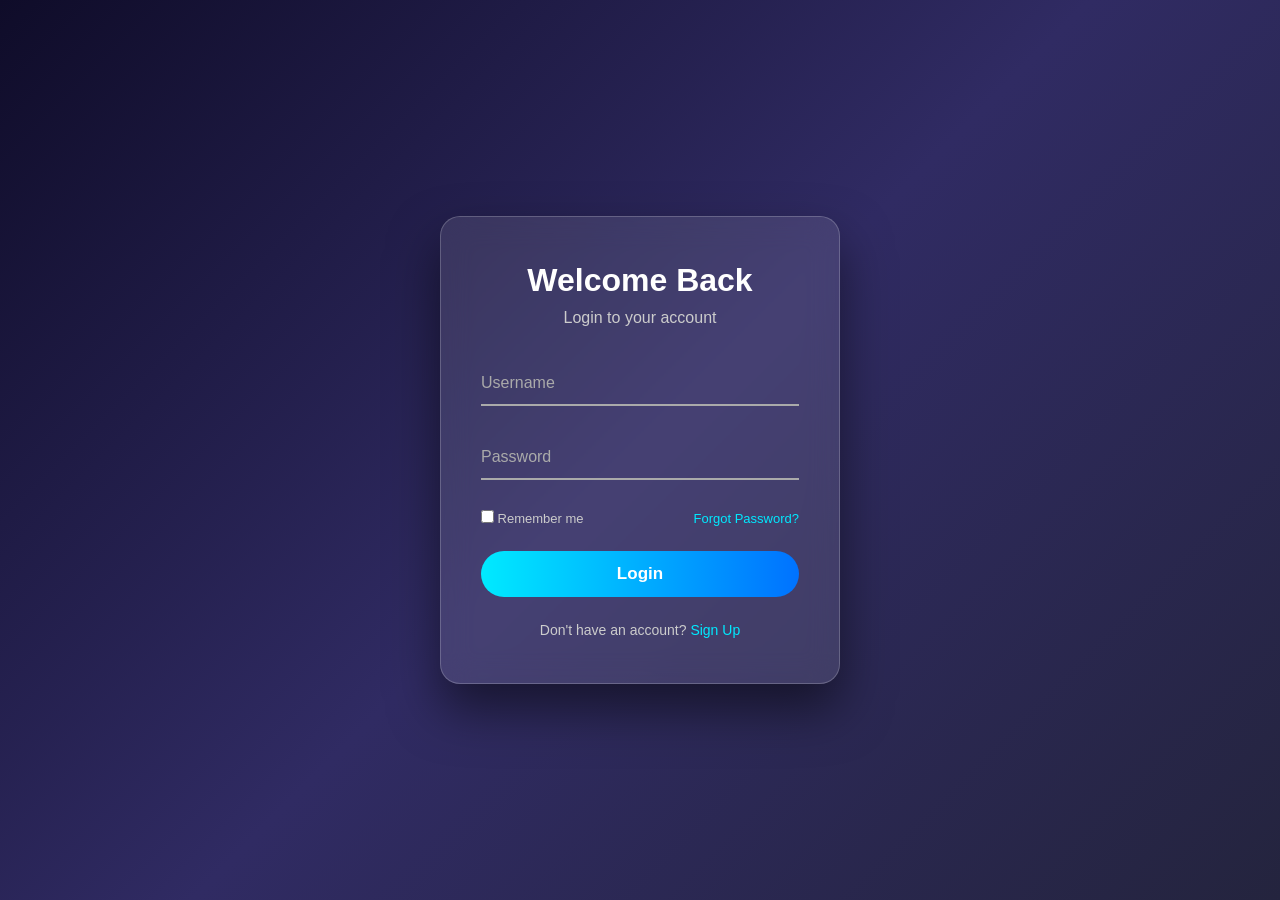
<file: cool_login.html>
<!DOCTYPE html>
<html lang="en">
<head>
    <meta charset="UTF-8">
    <meta name="viewport" content="width=device-width, initial-scale=1.0">
    <title>Cool Login Page</title>
    <link rel="stylesheet" href="style.css">
</head>
<body>

    <div class="login-container">
        <div class="login-box">
            <h1>Welcome Back</h1>
            <p>Login to your account</p>

            <form>
                <div class="input-box">
                    <input type="text" required>
                    <label>Username</label>
                </div>

                <div class="input-box">
                    <input type="password" required>
                    <label>Password</label>
                </div>

                <div class="options">
                    <label>
                        <input type="checkbox">
                        Remember me
                    </label>
                    <a href="#">Forgot Password?</a>
                </div>

                <button type="submit">Login</button>

                <div class="signup">
                    Don't have an account?
                    <a href="#">Sign Up</a>
                </div>
            </form>
        </div>
    </div>

</body>
</html>
</file>
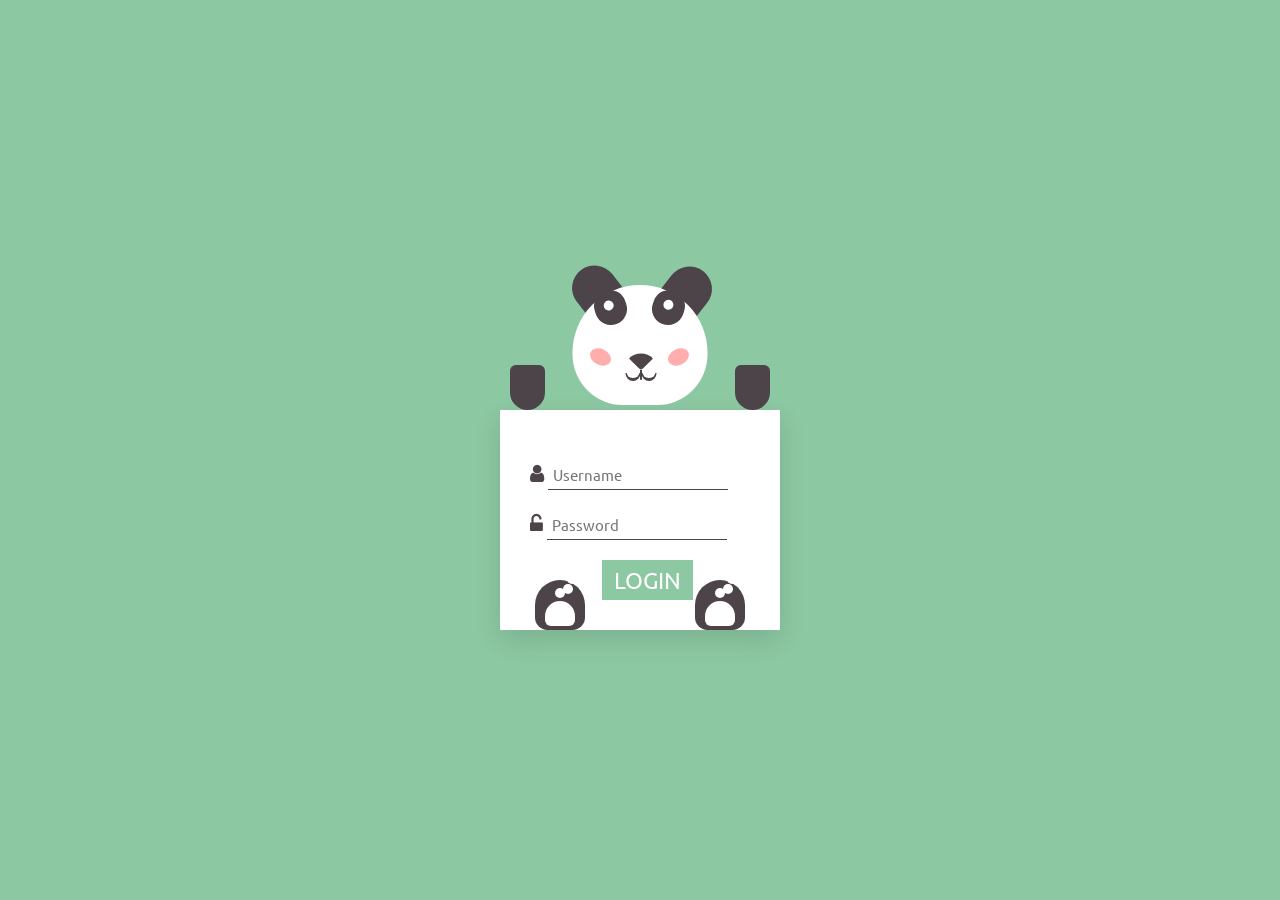
<file: login_padas.html>
<!DOCTYPE html>
<html lang="en">

<head>
    <meta charset="UTF-8">
    <meta name="viewport" content="width=device-width, initial-scale=1.0">

    <title>Interactive Panda Login</title>

    <!-- Google Font -->
    <link
        href="https://fonts.googleapis.com/css?family=Ubuntu:500"
        rel="stylesheet"
    >

    <!-- Font Awesome -->
    <link
        rel="stylesheet"
        href="https://cdnjs.cloudflare.com/ajax/libs/font-awesome/4.7.0/css/font-awesome.min.css"
    >

    <!-- jQuery -->
    <script src="https://cdnjs.cloudflare.com/ajax/libs/jquery/3.3.1/jquery.min.js"></script>

    <style>

        /* ================================
           BASIC RESET
        ================================= */

        * {
            margin: 0;
            padding: 0;
            box-sizing: border-box;
        }

        html,
        body {
            width: 100%;
            height: 100%;
        }

        body {
            background-color: #8cc8a2;
            font-family: 'Ubuntu', sans-serif;

            /* CENTER EVERYTHING */
            display: flex;
            justify-content: center;
            align-items: center;

            overflow: hidden;
        }


        /* ================================
           MAIN CONTAINER
        ================================= */

        .container {
            position: relative;

            width: 360px;
            height: 520px;

            display: flex;
            justify-content: center;
            align-items: center;
        }


        /* ================================
           LOGIN BOX
        ================================= */

        .login {
            height: 220px;
            width: 280px;

            background-color: white;

            position: absolute;

            top: 220px;
            left: 50%;

            transform: translateX(-50%);

            padding: 50px 25px 20px 30px;

            box-sizing: border-box;

            z-index: 1;

            box-shadow: 0 10px 25px rgba(0, 0, 0, 0.12);
        }


        /* ================================
           INPUTS
        ================================= */

        input {
            color: #4d4449;

            width: 180px;

            border: none;
            outline: none;

            border-bottom: 1px solid #4d4449;

            font-family: 'Ubuntu', sans-serif;

            font-size: 15px;

            padding: 5px;
        }

        input:focus {
            border-bottom: 2px solid #8cc8a2;
        }


        /* ================================
           FONT AWESOME ICONS
        ================================= */

        .fa {
            color: #4d4449;

            font-size: 20px;

            outline: none;
        }


        /* ================================
           LOGIN BUTTON
        ================================= */

        button {
            background-color: #8cc8a2;

            outline: none;
            border: none;

            color: white;

            font-family: 'Ubuntu', sans-serif;

            font-size: 23px;

            text-transform: uppercase;

            padding: 5px 12px;

            position: relative;

            left: 72px;

            cursor: pointer;

            transition: 0.3s;
        }

        button:hover {
            background-color: #6eb58b;

            transform: scale(1.05);
        }


        /* ================================
           PANDA
        ================================= */

        .panda {
            position: absolute;

            width: 135px;
            height: 170px;

            top: 45px;
            left: 50%;

            transform: translateX(-50%);

            z-index: 3;
        }


        /* ================================
           PANDA EARS
        ================================= */

        .earl,.earr{
			background-color: #4d4449;
			height: 40px;
			width: 45px;
			border-radius: 43px 43px 0 0;
		}
		.earl{
			transform: rotate(-38deg);
			-webkit-transform: rotate(-38deg);
			position: relative;
			top:31px;
			right: 2px;
		}
		.earr{
			transform: rotate(38deg);
			-webkit-transform: rotate(38deg);
			position: relative;
			bottom:8px;
			left:96px;
		}

        /* ================================
           PANDA FACE
        ================================= */

        .face {
            height: 120px;
            width: 135px;

            background-color: white;

            border-radius: 120px 120px 90px 90px;

            position: absolute;

            top: 50px;

            z-index: 2;
        }


        /* ================================
           EYES
        ================================= */

        .eyel,
        .eyer {
            background-color: #4d4449;

            height: 35px;
            width: 32px;

            border-radius: 32px;

            position: absolute;
        }

        .eyel {
            top: 5px;
            left: 22px;

            transform: rotate(-20deg);
        }

        .eyer {
            top: 5px;
            left: 80px;

            transform: rotate(20deg);
        }


        /* ================================
           EYEBALLS
        ================================= */

        .eyeball1,
        .eyeball2 {
            height: 10px;
            width: 10px;

            background-color: white;

            border-radius: 50%;

            position: relative;

            transition: 1s all;
        }

        .eyeball1 {
            left: 10px;
            top: 10px;
        }

        .eyeball2 {
            left: 10px;
            top: 10px;
        }


        /* ================================
           BLUSH
        ================================= */

        .blshl,
        .blshr {
            background-color: #ff9999;

            height: 16px;
            width: 22px;

            border-radius: 50%;

            position: absolute;

            opacity: 0.8;
        }

        .blshl {
            transform: rotate(25deg);

            top: 64px;
            left: 17px;
        }

        .blshr {
            transform: rotate(-25deg);

            top: 64px;
            left: 95px;
        }


        /* ================================
           NOSE
        ================================= */

        .nose {
            height: 17px;
            width: 17px;

            background-color: #4d4449;

            border-radius: 20px 0 4px;

            transform: rotate(45deg);

            position: absolute;

            top: 65px;
            left: 60px;
        }

        .line {
            background-color: #4d4449;

            height: 10px;
            width: 2px;

            position: absolute;

            transform: rotate(-45deg);

            left: 18.5px;
            top: 15px;
        }


        /* ================================
           MOUTH
        ================================= */

        .m,
        .mm {
            background-color: #4d4449;

            height: 8px;
            width: 15px;

            border-radius: 0 0 8px 8px;

            position: absolute;
        }

        .m {
            top: 88px;
            left: 53px;
        }

        .mm {
            top: 88px;
            left: 68.5px;
        }

        .m1 {
            height: 6px;
            width: 13px;

            background-color: white;

            border-radius: 0 0 10px 10px;

            position: relative;

            left: 1px;
            bottom: 1px;
        }


        /* ================================
           PANDA HANDS
        ================================= */

        .handl,
        .handr {
            background-color: #4d4449;

            height: 45px;
            width: 35px;

            border-radius: 10px 10px 30px 30px;

            position: absolute;

            z-index: 5;

            transition: 1s all;
        }

        .handl {
            top: 175px;
            left: 50px;
        }

        .handr {
            top: 175px;
            left: 275px;
        }


        /* ================================
           PAWS
        ================================= */

        .pawl,
        .pawr {
            background-color: #4d4449;

            height: 50px;
            width: 50px;

            border-radius: 40px 40px 20px 20px;

            position: absolute;

            z-index: 5;

            top: 390px;
        }

        .pawl {
            left: 75px;
        }

        .pawr {
            right: 75px;
        }


        .p1 {
            background-color: white;

            height: 25px;
            width: 30px;

            position: relative;

            top: 21px;
            left: 10px;

            border-radius: 25px 25px 10px 10px;
        }


        .p2,
        .p3,
        .p4 {
            background-color: white;

            height: 10px;
            width: 10px;

            border-radius: 50%;

            position: absolute;
        }

        .p2 {
            top: -13px;
            left: 9.5px;
        }

        .p3 {
            top: -17px;
            right: 2.5px;
        }

        .p4 {
            top: -27px;
            left: 22px;
        }


        /* ================================
           RESPONSIVE
        ================================= */

        @media (max-width: 450px) {

            .container {
                transform: scale(0.9);
            }
        }

        @media (max-height: 600px) {

            .container {
                transform: scale(0.8);
            }
        }

    </style>
</head>


<body>

    <!-- =================================
         MAIN CENTERED CONTAINER
    ================================== -->

    <div class="container">

        <!-- LOGIN FORM -->

        <div class="login">

            <i class="fa fa-user" aria-hidden="true"></i>

            <input
                type="text"
                id="username"
                placeholder="Username"
            >

            <br><br>

            <i class="fa fa-unlock-alt" aria-hidden="true"></i>

            <input
                type="password"
                id="password"
                placeholder="Password"
            >

            <br><br>

            <button type="button" id="loginBtn">
                Login
            </button>

        </div>


        <!-- =================================
             PANDA
        ================================== -->

        <div class="panda">

            <div class="earl"></div>
            <div class="earr"></div>

            <div class="face">

                <div class="blshl"></div>
                <div class="blshr"></div>

                <div class="eyel">
                    <div class="eyeball1"></div>
                </div>

                <div class="eyer">
                    <div class="eyeball2"></div>
                </div>

                <div class="nose">
                    <div class="line"></div>
                </div>

                <div class="mouth">

                    <div class="m">
                        <div class="m1"></div>
                    </div>

                    <div class="mm">
                        <div class="m1"></div>
                    </div>

                </div>

            </div>

        </div>


        <!-- =================================
             PAWS
        ================================== -->

        <div class="pawl">

            <div class="p1">
                <div class="p2"></div>
                <div class="p3"></div>
                <div class="p4"></div>
            </div>

        </div>


        <div class="pawr">

            <div class="p1">
                <div class="p2"></div>
                <div class="p3"></div>
                <div class="p4"></div>
            </div>

        </div>


        <!-- =================================
             HANDS
        ================================== -->

        <div class="handl"></div>
        <div class="handr"></div>

    </div>


    <!-- =================================
         JAVASCRIPT / JQUERY
    ================================== -->

    <script>

        $(document).ready(function () {

            /* =========================
               USERNAME FOCUS
            ========================== */

            $("#username").focus(function () {

                $(".handl").css({
                    transform: "rotate(0deg)",
                    top: "175px",
                    left: "50px",
                    height: "45px",
                    width: "35px"
                });

                $(".handr").css({
                    transform: "rotate(0deg)",
                    top: "175px",
                    left: "275px",
                    height: "45px",
                    width: "35px"
                });

                $(".eyeball1").css({
                    top: "20px",
                    left: "13px"
                });

                $(".eyeball2").css({
                    top: "20px",
                    left: "8px"
                });

            });


            /* =========================
               PASSWORD FOCUS
            ========================== */

            $("#password").focus(function () {

                $(".eyeball1").css({
                    top: "10px",
                    left: "10px"
                });

                $(".eyeball2").css({
                    top: "10px",
                    left: "10px"
                });

                $(".handl").css({
                    transform: "rotate(-150deg)",
                    top: "150px",
                    left: "105px",
                    height: "90px",
                    width: "40px"
                });

                $(".handr").css({
                    transform: "rotate(150deg)",
                    top: "150px",
                    left: "215px",
                    height: "90px",
                    width: "40px"
                });

            });


            /* =========================
               LOGIN BUTTON
            ========================== */

            $("#loginBtn").click(function () {

                let username = $("#username").val();
                let password = $("#password").val();

                if (username === "" || password === "") {

                    alert("Please enter username and password.");

                } else {

                    alert("Login successful! Welcome " + username);

                }

            });

        });

    </script>

</body>

</html>
</file>
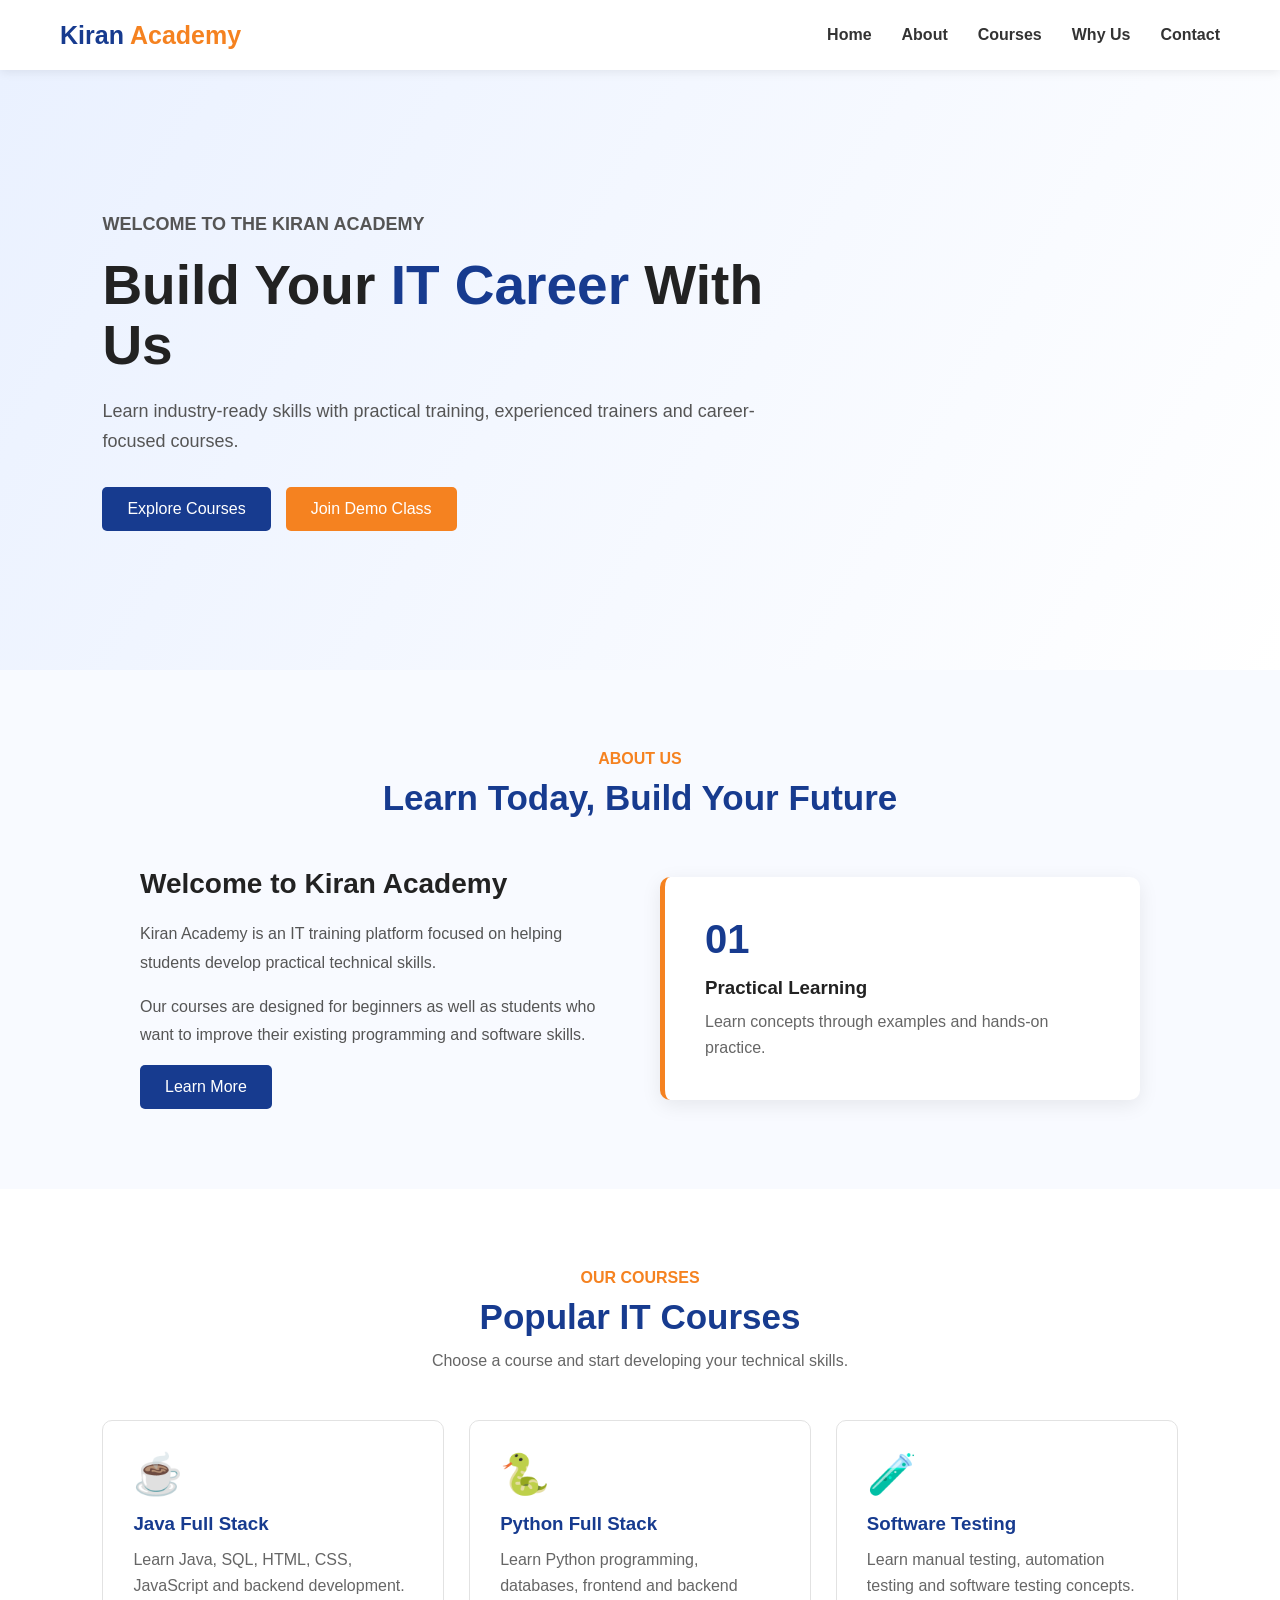
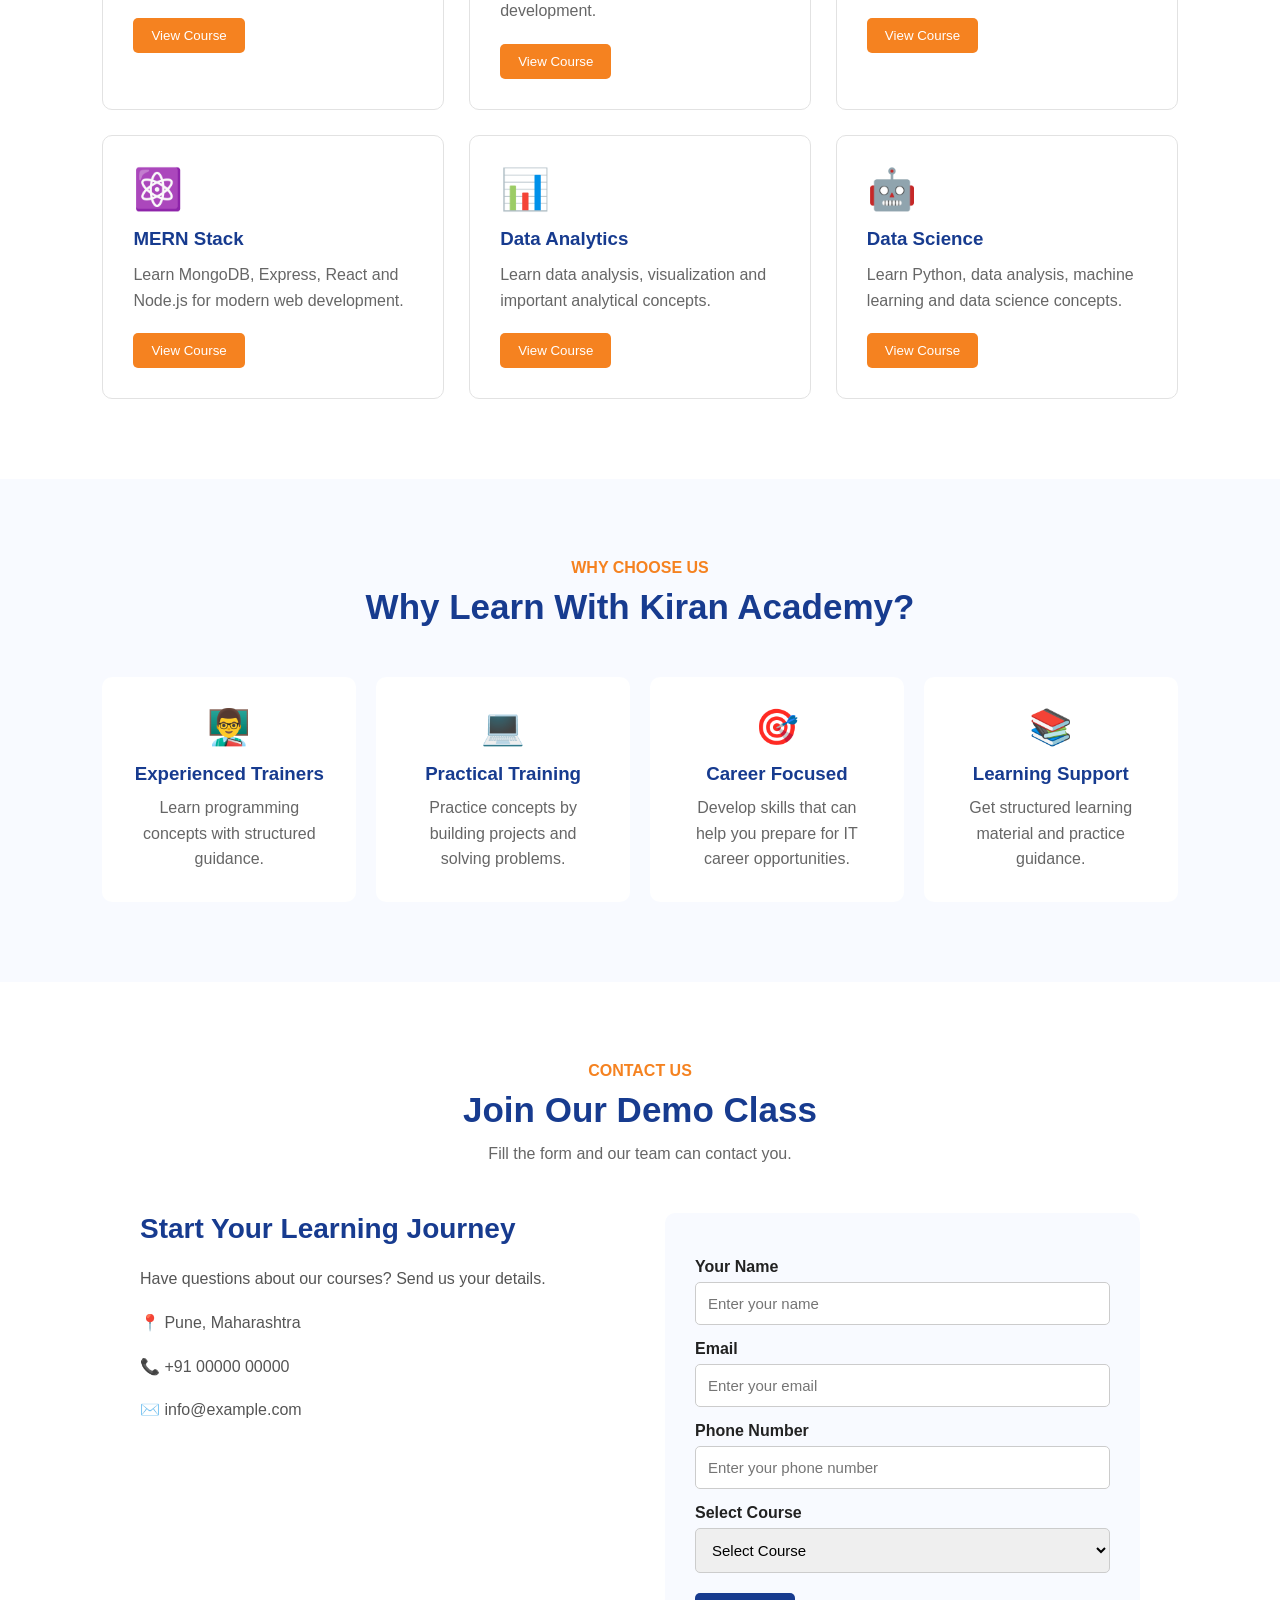
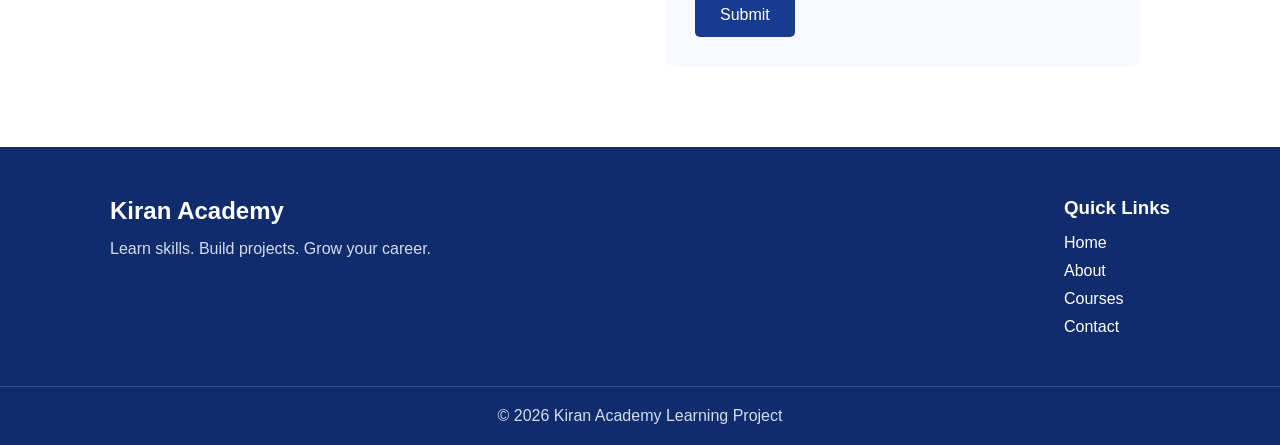
<file: project@01.html>
<!DOCTYPE html>
<html lang="en">

<head>
    <meta charset="UTF-8">

    <meta name="viewport" content="width=device-width, initial-scale=1.0">

    <title>Kiran Academy - IT Training</title>

    <link rel="stylesheet" href="project@01.css">
</head>

<body>

    <!-- ================= NAVBAR ================= -->

    <header>

        <nav class="navbar">

            <div class="logo">
                Kiran <span>Academy</span>
            </div>

            <button class="menu-button" id="menuButton">
                ☰
            </button>

            <ul class="nav-links" id="navLinks">

                <li>
                    <a href="#home">Home</a>
                </li>

                <li>
                    <a href="#about">About</a>
                </li>

                <li>
                    <a href="#courses">Courses</a>
                </li>

                <li>
                    <a href="#why-us">Why Us</a>
                </li>

                <li>
                    <a href="#contact">Contact</a>
                </li>

            </ul>

        </nav>

    </header>


    <!-- ================= HOME ================= -->

    <section class="hero" id="home">

        <div class="hero-content">

            <p class="small-title">
                WELCOME TO THE KIRAN ACADEMY
            </p>

            <h1>
                Build Your
                <span>IT Career</span>
                With Us
            </h1>

            <p>
                Learn industry-ready skills with practical training,
                experienced trainers and career-focused courses.
            </p>

            <div class="hero-buttons">

                <a href="#courses" class="btn">
                    Explore Courses
                </a>

                <a href="#contact" class="btn second-btn">
                    Join Demo Class
                </a>

            </div>

        </div>

    </section>


    <!-- ================= ABOUT ================= -->

    <section class="about" id="about">

        <div class="section-title">

            <p>ABOUT US</p>

            <h2>
                Learn Today, Build Your Future
            </h2>

        </div>

        <div class="about-content">

            <div class="about-text">

                <h3>
                    Welcome to Kiran Academy
                </h3>

                <p>
                    Kiran Academy is an IT training platform
                    focused on helping students develop practical
                    technical skills.
                </p>

                <p>
                    Our courses are designed for beginners as well
                    as students who want to improve their existing
                    programming and software skills.
                </p>

                <button class="btn" onclick="showAboutMessage()">
                    Learn More
                </button>

            </div>

            <div class="about-card">

                <div class="number">
                    01
                </div>

                <h3>
                    Practical Learning
                </h3>

                <p>
                    Learn concepts through examples and
                    hands-on practice.
                </p>

            </div>

        </div>

    </section>


    <!-- ================= COURSES ================= -->

    <section class="courses" id="courses">

        <div class="section-title">

            <p>OUR COURSES</p>

            <h2>
                Popular IT Courses
            </h2>

            <p class="description">
                Choose a course and start developing your
                technical skills.
            </p>

        </div>


        <div class="course-container">


            <!-- Course 1 -->

            <div class="course-card">

                <div class="course-icon">
                    ☕
                </div>

                <h3>
                    Java Full Stack
                </h3>

                <p>
                    Learn Java, SQL, HTML, CSS, JavaScript
                    and backend development.
                </p>

                <button
                    class="course-button"
                    onclick="showCourse('Java Full Stack')">

                    View Course

                </button>

            </div>


            <!-- Course 2 -->

            <div class="course-card">

                <div class="course-icon">
                    🐍
                </div>

                <h3>
                    Python Full Stack
                </h3>

                <p>
                    Learn Python programming, databases,
                    frontend and backend development.
                </p>

                <button
                    class="course-button"
                    onclick="showCourse('Python Full Stack')">

                    View Course

                </button>

            </div>


            <!-- Course 3 -->

            <div class="course-card">

                <div class="course-icon">
                    🧪
                </div>

                <h3>
                    Software Testing
                </h3>

                <p>
                    Learn manual testing, automation testing
                    and software testing concepts.
                </p>

                <button
                    class="course-button"
                    onclick="showCourse('Software Testing')">

                    View Course

                </button>

            </div>


            <!-- Course 4 -->

            <div class="course-card">

                <div class="course-icon">
                    ⚛️
                </div>

                <h3>
                    MERN Stack
                </h3>

                <p>
                    Learn MongoDB, Express, React and Node.js
                    for modern web development.
                </p>

                <button
                    class="course-button"
                    onclick="showCourse('MERN Stack')">

                    View Course

                </button>

            </div>


            <!-- Course 5 -->

            <div class="course-card">

                <div class="course-icon">
                    📊
                </div>

                <h3>
                    Data Analytics
                </h3>

                <p>
                    Learn data analysis, visualization and
                    important analytical concepts.
                </p>

                <button
                    class="course-button"
                    onclick="showCourse('Data Analytics')">

                    View Course

                </button>

            </div>


            <!-- Course 6 -->

            <div class="course-card">

                <div class="course-icon">
                    🤖
                </div>

                <h3>
                    Data Science
                </h3>

                <p>
                    Learn Python, data analysis, machine
                    learning and data science concepts.
                </p>

                <button
                    class="course-button"
                    onclick="showCourse('Data Science')">

                    View Course

                </button>

            </div>

        </div>

    </section>


    <!-- ================= WHY US ================= -->

    <section class="why-us" id="why-us">

        <div class="section-title">

            <p>WHY CHOOSE US</p>

            <h2>
                Why Learn With Kiran Academy?
            </h2>

        </div>


        <div class="features">


            <div class="feature">

                <div class="feature-icon">
                    👨‍🏫
                </div>

                <h3>
                    Experienced Trainers
                </h3>

                <p>
                    Learn programming concepts with
                    structured guidance.
                </p>

            </div>


            <div class="feature">

                <div class="feature-icon">
                    💻
                </div>

                <h3>
                    Practical Training
                </h3>

                <p>
                    Practice concepts by building projects
                    and solving problems.
                </p>

            </div>


            <div class="feature">

                <div class="feature-icon">
                    🎯
                </div>

                <h3>
                    Career Focused
                </h3>

                <p>
                    Develop skills that can help you prepare
                    for IT career opportunities.
                </p>

            </div>


            <div class="feature">

                <div class="feature-icon">
                    📚
                </div>

                <h3>
                    Learning Support
                </h3>

                <p>
                    Get structured learning material and
                    practice guidance.
                </p>

            </div>

        </div>

    </section>


    <!-- ================= CONTACT ================= -->

    <section class="contact" id="contact">

        <div class="section-title">

            <p>CONTACT US</p>

            <h2>
                Join Our Demo Class
            </h2>

            <p class="description">
                Fill the form and our team can contact you.
            </p>

        </div>


        <div class="contact-container">

            <div class="contact-info">

                <h3>
                    Start Your Learning Journey
                </h3>

                <p>
                    Have questions about our courses?
                    Send us your details.
                </p>

                <p>
                    📍 Pune, Maharashtra
                </p>

                <p>
                    📞 +91 00000 00000
                </p>

                <p>
                    ✉️ info@example.com
                </p>

            </div>


            <form id="contactForm">

                <label>
                    Your Name
                </label>

                <input
                    type="text"
                    id="name"
                    placeholder="Enter your name"
                    required
                >


                <label>
                    Email
                </label>

                <input
                    type="email"
                    id="email"
                    placeholder="Enter your email"
                    required
                >


                <label>
                    Phone Number
                </label>

                <input
                    type="tel"
                    id="phone"
                    placeholder="Enter your phone number"
                    required
                >


                <label>
                    Select Course
                </label>

                <select id="course" required>

                    <option value="">
                        Select Course
                    </option>

                    <option>
                        Java Full Stack
                    </option>

                    <option>
                        Python Full Stack
                    </option>

                    <option>
                        Software Testing
                    </option>

                    <option>
                        MERN Stack
                    </option>

                    <option>
                        Data Analytics
                    </option>

                    <option>
                        Data Science
                    </option>

                </select>


                <button
                    type="submit"
                    class="btn">

                    Submit

                </button>

            </form>

        </div>

    </section>


    <!-- ================= FOOTER ================= -->

    <footer>

        <div class="footer-content">

            <div>

                <h2>
                    Kiran Academy
                </h2>

                <p>
                    Learn skills. Build projects.
                    Grow your career.
                </p>

            </div>


            <div>

                <h3>
                    Quick Links
                </h3>

                <a href="#home">
                    Home
                </a>

                <a href="#about">
                    About
                </a>

                <a href="#courses">
                    Courses
                </a>

                <a href="#contact">
                    Contact
                </a>

            </div>

        </div>


        <div class="copyright">

            <p>
                © 2026 Kiran Academy Learning Project
            </p>

        </div>

    </footer>


    <!-- JavaScript -->

    <script src="project@01.js"></script>

</body>

</html>
</file>
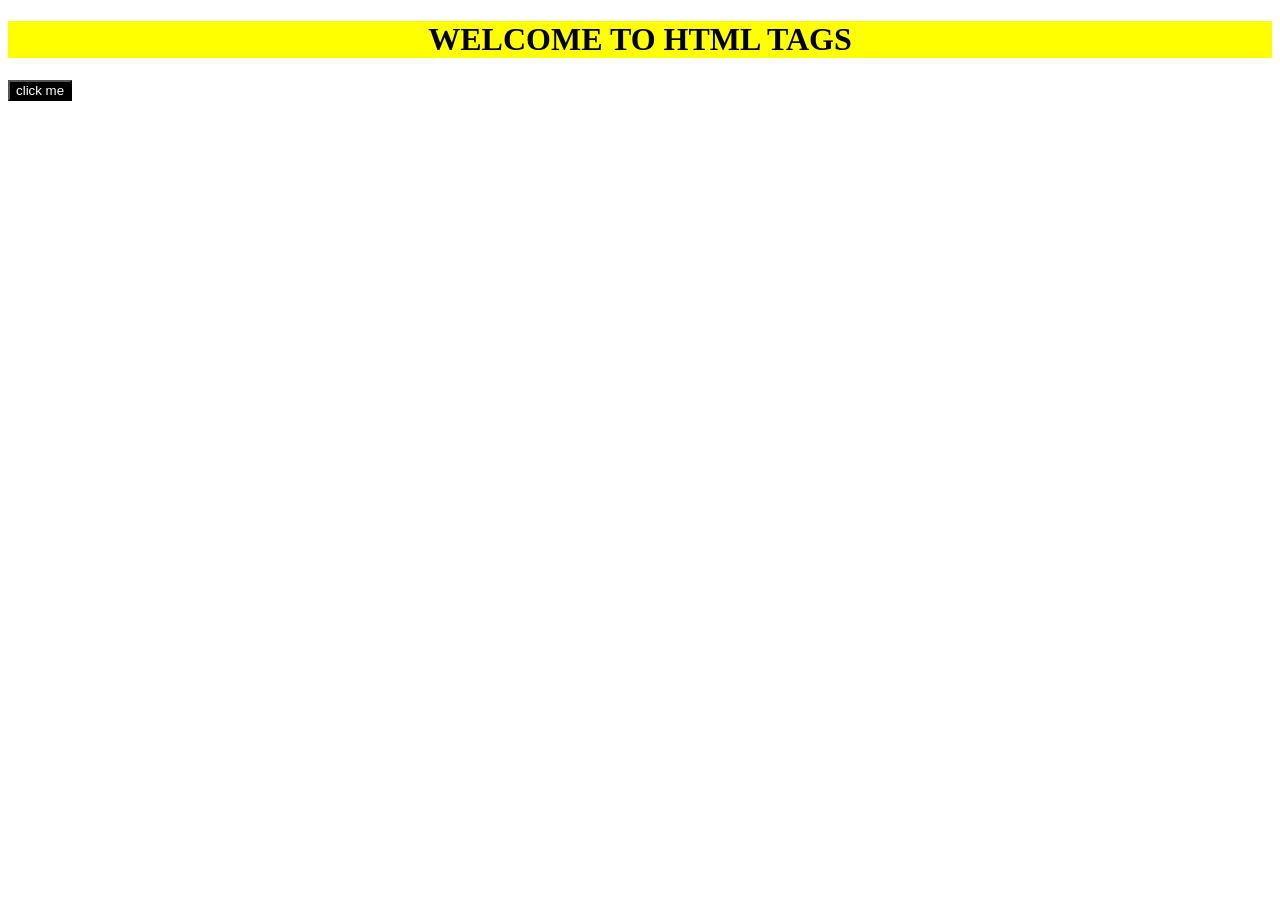
<file: tags.html>
<!DOCTYPE html>
<html lang="en">

<head>
    <meta charset="UTF-8">
    <meta name="viewport" content="width=device-width, initial-scale=1.0">

    <title>PAGE NAME</title>
</head>
<link rel="stylesheet" href = "day01tags.css">
<body>
    <h1 id="one">WELCOME TO HTML TAGS</h1>
    <script src = "day01tags.js"></script>
    <button type="button" onclick="ClickMe()">click me</button>
    </body>
    </html>
</file>
<file: style.css>
* {
    margin: 0;
    padding: 0;
    box-sizing: border-box;
    font-family: Arial, sans-serif;
}

body {
    min-height: 100vh;
    display: flex;
    justify-content: center;
    align-items: center;

    background: linear-gradient(
        135deg,
        #0f0c29,
        #302b63,
        #24243e
    );
}

/* Login container */
.login-container {
    width: 100%;
    display: flex;
    justify-content: center;
    align-items: center;
    padding: 20px;
}

/* Login box */
.login-box {
    width: 400px;
    padding: 45px 40px;

    background: rgba(255, 255, 255, 0.1);
    border: 1px solid rgba(255, 255, 255, 0.2);
    border-radius: 20px;

    backdrop-filter: blur(15px);
    -webkit-backdrop-filter: blur(15px);

    box-shadow: 0 25px 50px rgba(0, 0, 0, 0.5);

    color: white;
}

.login-box h1 {
    text-align: center;
    font-size: 32px;
    margin-bottom: 10px;
}

.login-box p {
    text-align: center;
    color: #ccc;
    margin-bottom: 35px;
}

/* Input fields */
.input-box {
    position: relative;
    margin-bottom: 30px;
}

.input-box input {
    width: 100%;
    padding: 12px 0;

    background: transparent;
    border: none;
    border-bottom: 2px solid #aaa;

    outline: none;
    color: white;
    font-size: 16px;
}

.input-box label {
    position: absolute;
    left: 0;
    top: 12px;

    color: #aaa;
    pointer-events: none;
    transition: 0.3s;
}

/* Floating label */
.input-box input:focus ~ label,
.input-box input:valid ~ label {
    top: -15px;
    font-size: 12px;
    color: #00eaff;
}

.input-box input:focus {
    border-bottom-color: #00eaff;
}

/* Options */
.options {
    display: flex;
    justify-content: space-between;
    align-items: center;

    font-size: 13px;
    margin-bottom: 25px;
}

.options label {
    color: #ccc;
}

.options input {
    accent-color: #00eaff;
}

.options a,
.signup a {
    color: #00eaff;
    text-decoration: none;
}

.options a:hover,
.signup a:hover {
    text-decoration: underline;
}

/* Login button */
button {
    width: 100%;
    padding: 13px;

    border: none;
    border-radius: 30px;

    background: linear-gradient(
        90deg,
        #00eaff,
        #0072ff
    );

    color: white;
    font-size: 17px;
    font-weight: bold;

    cursor: pointer;

    transition: 0.3s;
}

button:hover {
    transform: translateY(-3px);

    box-shadow:
        0 0 15px #00eaff,
        0 0 30px #0072ff;
}

/* Sign up text */
.signup {
    text-align: center;
    margin-top: 25px;
    color: #ccc;
    font-size: 14px;
}

/* Mobile responsive */
@media (max-width: 450px) {
    .login-box {
        width: 100%;
        padding: 35px 25px;
    }

    .login-box h1 {
        font-size: 27px;
    }
}
</file>
<file: project@01.css>
/* ================= GENERAL ================= */

* {
    margin: 0;
    padding: 0;
    box-sizing: border-box;
}

html {
    scroll-behavior: smooth;
}

body {
    font-family: Arial, sans-serif;
    color: #222;
    background-color: #ffffff;
}

a {
    text-decoration: none;
}

section {
    padding: 80px 8%;
}


/* ================= NAVBAR ================= */

header {
    background-color: white;
    box-shadow: 0 2px 10px rgba(0, 0, 0, 0.08);

    position: sticky;
    top: 0;
    z-index: 1000;
}

.navbar {
    max-width: 1200px;
    margin: auto;

    min-height: 70px;

    display: flex;
    justify-content: space-between;
    align-items: center;

    padding: 0 20px;
}

.logo {
    font-size: 25px;
    font-weight: bold;
    color: #173b8f;
}

.logo span {
    color: #f58220;
}

.nav-links {
    list-style: none;

    display: flex;
    gap: 30px;
}

.nav-links a {
    color: #333;
    font-weight: bold;
}

.nav-links a:hover {
    color: #f58220;
}

.menu-button {
    display: none;

    border: none;
    background: none;

    font-size: 28px;
    cursor: pointer;
}


/* ================= HERO ================= */

.hero {
    min-height: 600px;

    display: flex;
    align-items: center;

    background:
        linear-gradient(
            120deg,
            #eaf1ff,
            #ffffff
        );
}

.hero-content {
    max-width: 700px;
}

.small-title {
    color: #f58220;
    font-weight: bold;
    margin-bottom: 15px;
}

.hero h1 {
    font-size: 55px;
    line-height: 1.1;
    margin-bottom: 20px;
}

.hero h1 span {
    color: #173b8f;
}

.hero p {
    font-size: 18px;
    line-height: 1.7;
    color: #555;
}

.hero-buttons {
    margin-top: 30px;

    display: flex;
    gap: 15px;
}

.btn {
    display: inline-block;

    padding: 13px 25px;

    background-color: #173b8f;
    color: white;

    border: none;
    border-radius: 5px;

    cursor: pointer;

    font-size: 16px;
}

.btn:hover {
    background-color: #102c6d;
}

.second-btn {
    background-color: #f58220;
}

.second-btn:hover {
    background-color: #d9690c;
}


/* ================= SECTION TITLE ================= */

.section-title {
    text-align: center;
    max-width: 700px;
    margin: 0 auto 50px;
}

.section-title > p:first-child {
    color: #f58220;
    font-weight: bold;
    margin-bottom: 10px;
}

.section-title h2 {
    font-size: 35px;
    color: #173b8f;
}

.description {
    color: #666;
    margin-top: 15px;
}


/* ================= ABOUT ================= */

.about {
    background-color: #f8faff;
}

.about-content {
    max-width: 1000px;
    margin: auto;

    display: grid;
    grid-template-columns: 1fr 1fr;
    gap: 40px;

    align-items: center;
}

.about-text h3 {
    font-size: 28px;
    margin-bottom: 20px;
}

.about-text p {
    line-height: 1.8;
    color: #555;
    margin-bottom: 15px;
}

.about-card {
    background-color: white;

    padding: 40px;

    border-radius: 10px;

    box-shadow:
        0 5px 20px rgba(0, 0, 0, 0.08);

    border-left: 5px solid #f58220;
}

.number {
    font-size: 40px;
    font-weight: bold;
    color: #173b8f;
    margin-bottom: 15px;
}

.about-card h3 {
    margin-bottom: 10px;
}

.about-card p {
    color: #666;
    line-height: 1.6;
}


/* ================= COURSES ================= */

.courses {
    background-color: white;
}

.course-container {
    max-width: 1100px;
    margin: auto;

    display: grid;

    grid-template-columns:
        repeat(3, 1fr);

    gap: 25px;
}

.course-card {
    padding: 30px;

    border: 1px solid #e2e2e2;

    border-radius: 10px;

    background-color: white;

    transition: 0.3s;
}

.course-card:hover {
    transform: translateY(-8px);

    box-shadow:
        0 10px 25px rgba(0, 0, 0, 0.1);
}

.course-icon {
    font-size: 40px;
    margin-bottom: 15px;
}

.course-card h3 {
    color: #173b8f;
    margin-bottom: 12px;
}

.course-card p {
    color: #666;
    line-height: 1.6;
    margin-bottom: 20px;
}

.course-button {
    padding: 10px 18px;

    border: none;

    background-color: #f58220;
    color: white;

    border-radius: 5px;

    cursor: pointer;
}

.course-button:hover {
    background-color: #d9690c;
}


/* ================= WHY US ================= */

.why-us {
    background-color: #f8faff;
}

.features {
    max-width: 1100px;
    margin: auto;

    display: grid;

    grid-template-columns:
        repeat(4, 1fr);

    gap: 20px;
}

.feature {
    background-color: white;

    padding: 30px;

    text-align: center;

    border-radius: 10px;
}

.feature-icon {
    font-size: 35px;
    margin-bottom: 15px;
}

.feature h3 {
    color: #173b8f;
    margin-bottom: 10px;
}

.feature p {
    color: #666;
    line-height: 1.6;
}


/* ================= CONTACT ================= */

.contact {
    background-color: white;
}

.contact-container {
    max-width: 1000px;
    margin: auto;

    display: grid;

    grid-template-columns:
        1fr 1fr;

    gap: 50px;
}

.contact-info h3 {
    font-size: 28px;
    color: #173b8f;
    margin-bottom: 20px;
}

.contact-info p {
    color: #555;
    line-height: 1.8;
    margin-bottom: 15px;
}

form {
    background-color: #f8faff;

    padding: 30px;

    border-radius: 10px;
}

form label {
    display: block;

    margin-bottom: 6px;
    margin-top: 15px;

    font-weight: bold;
}

form input,
form select {
    width: 100%;

    padding: 12px;

    border: 1px solid #ccc;

    border-radius: 5px;

    font-size: 15px;
}

form button {
    margin-top: 20px;
}


/* ================= FOOTER ================= */

footer {
    background-color: #102c6d;
    color: white;

    padding-top: 50px;
}

.footer-content {
    max-width: 1100px;
    margin: auto;

    padding: 0 20px 40px;

    display: flex;
    justify-content: space-between;
}

.footer-content h2 {
    margin-bottom: 15px;
}

.footer-content p {
    color: #d5dcef;
}

.footer-content h3 {
    margin-bottom: 15px;
}

.footer-content a {
    display: block;

    color: white;

    margin-bottom: 10px;
}

.footer-content a:hover {
    color: #f58220;
}

.copyright {
    border-top: 1px solid #36518f;

    text-align: center;

    padding: 20px;
}

.copyright p {
    color: #d5dcef;
}


/* ================= MOBILE ================= */

@media (max-width: 800px) {

    .menu-button {
        display: block;
    }

    .nav-links {
        display: none;

        position: absolute;

        top: 70px;
        left: 0;

        width: 100%;

        background-color: white;

        flex-direction: column;

        padding: 20px;

        text-align: center;

        box-shadow:
            0 5px 10px rgba(0, 0, 0, 0.1);
    }

    .nav-links.active {
        display: flex;
    }

    .hero h1 {
        font-size: 40px;
    }

    .about-content {
        grid-template-columns: 1fr;
    }

    .course-container {
        grid-template-columns: 1fr 1fr;
    }

    .features {
        grid-template-columns: 1fr 1fr;
    }

    .contact-container {
        grid-template-columns: 1fr;
    }

}


@media (max-width: 550px) {

    section {
        padding: 60px 5%;
    }

    .hero {
        min-height: 500px;
    }

    .hero h1 {
        font-size: 35px;
    }

    .hero-buttons {
        flex-direction: column;
    }

    .hero-buttons .btn {
        text-align: center;
    }

    .course-container {
        grid-template-columns: 1fr;
    }

    .features {
        grid-template-columns: 1fr;
    }

    .footer-content {
        flex-direction: column;
        gap: 30px;
    }

}
</file>
<file: day01tags.css>
h1{
    background: yellow;
    text-align: center;
}
button{
    color: white;
    background: black;
}
</file>
